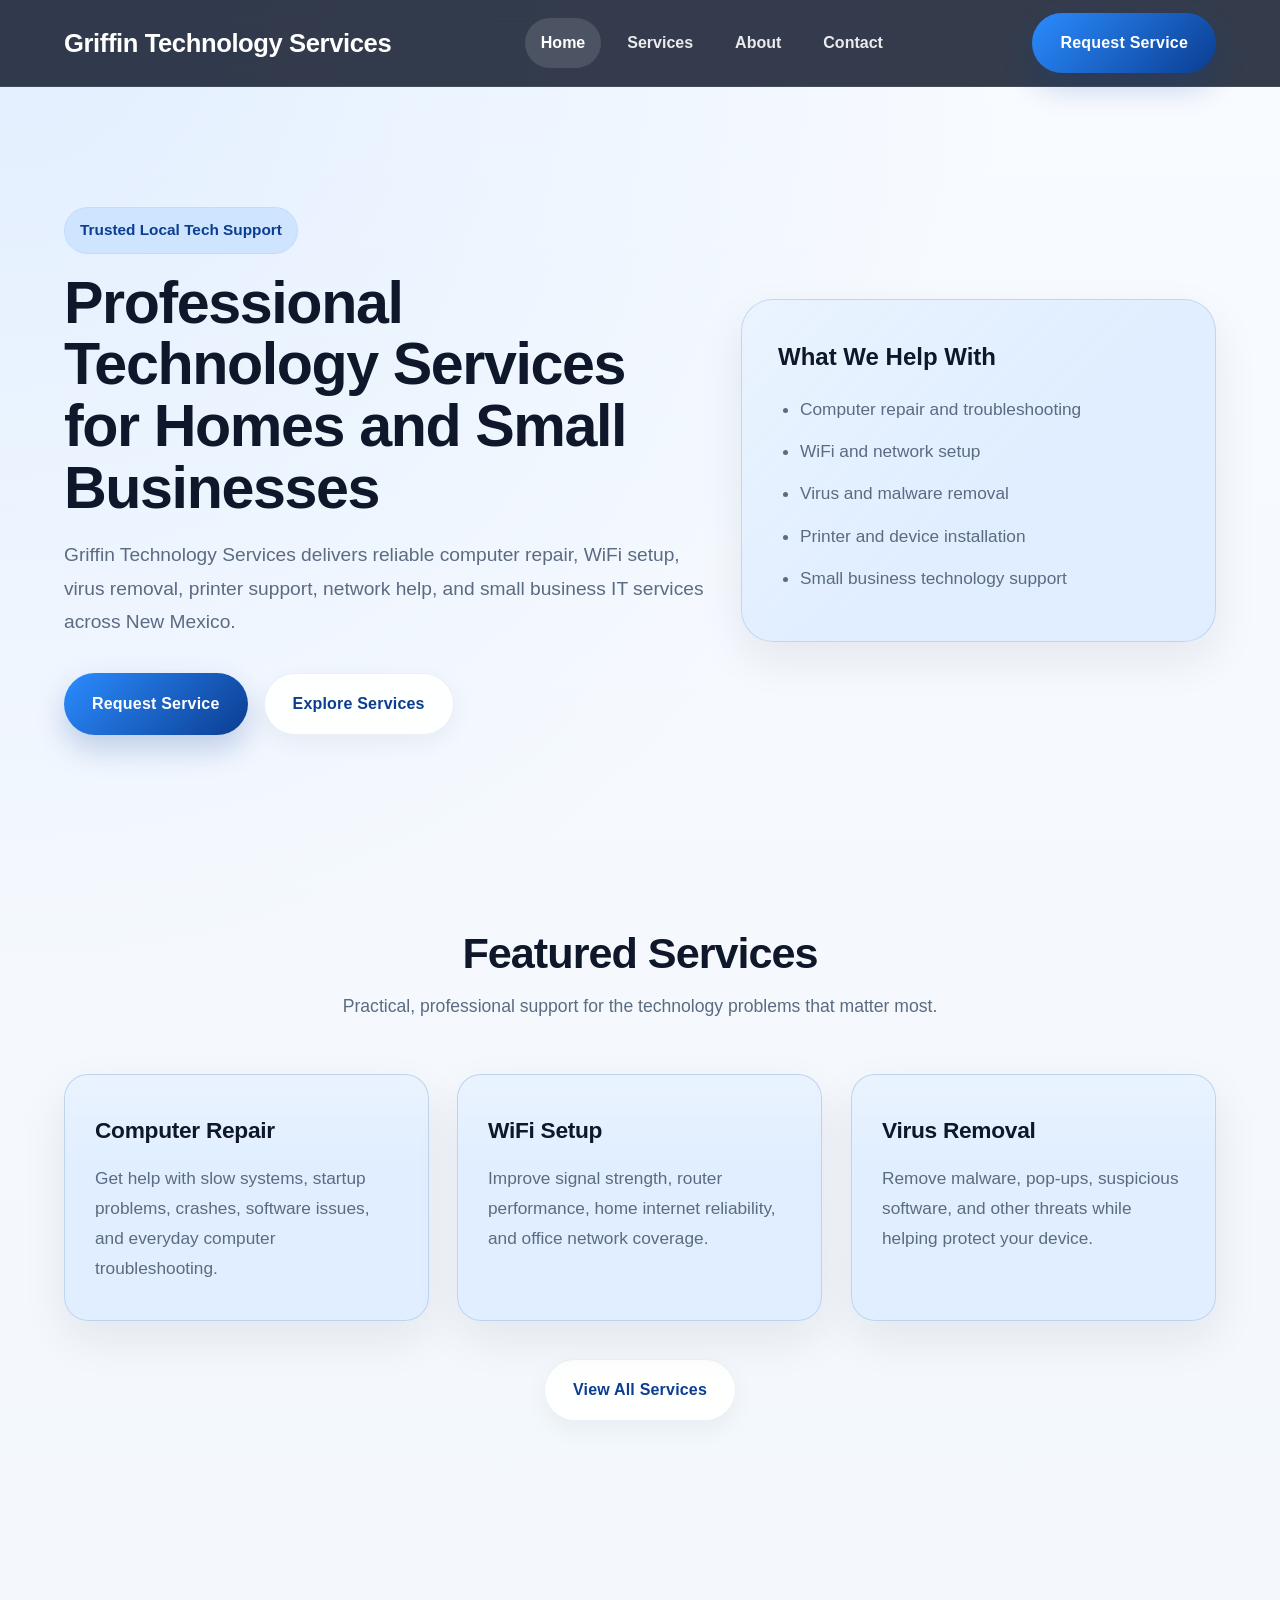
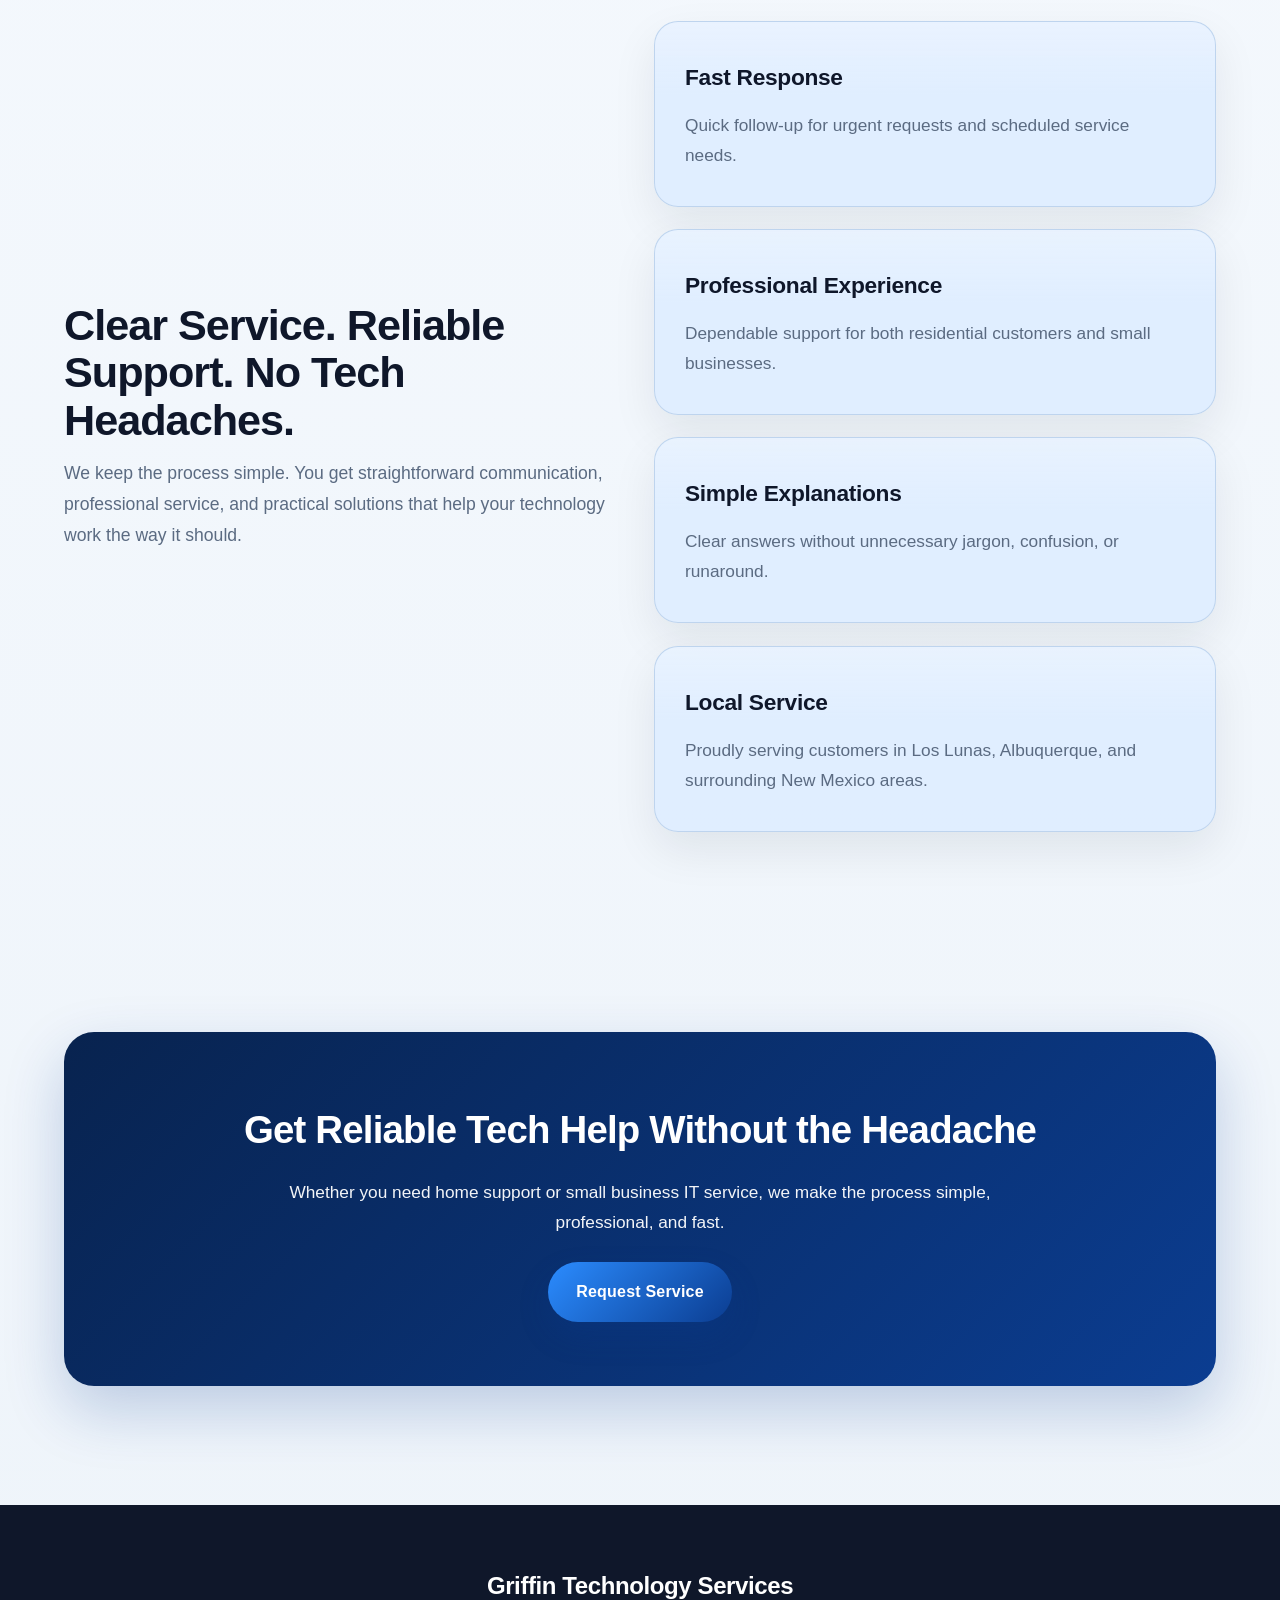
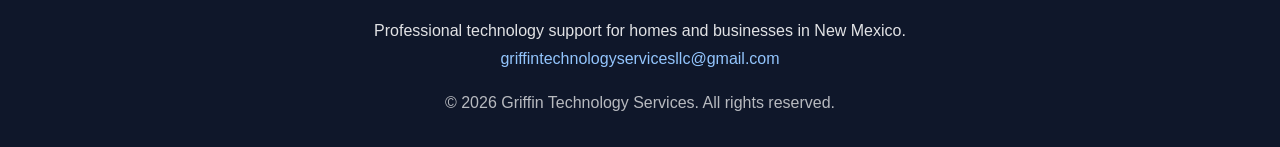
<file: index.html>
<!DOCTYPE html>
<html lang="en">
<head>
  <meta charset="UTF-8" />
  <meta name="viewport" content="width=device-width, initial-scale=1.0" />
  <title>Griffin Technology Services | Professional Tech Support in New Mexico</title>
  <meta
    name="description"
    content="Griffin Technology Services provides professional computer repair, WiFi setup, virus removal, printer support, and small business IT services in New Mexico."
  />
  <link rel="stylesheet" href="style.css" />
</head>
<body>

  <header class="site-header">
    <div class="container header-container">
      <a href="index.html" class="logo">Griffin Technology Services</a>

      <nav class="nav">
        <a href="index.html" class="active">Home</a>
        <a href="services.html">Services</a>
        <a href="about.html">About</a>
        <a href="contact.html">Contact</a>
      </nav>

      <a href="contact.html" class="header-cta">Request Service</a>
    </div>
  </header>

  <main>
    <section class="hero clean-hero">
      <div class="container hero-grid">
        <div class="hero-text">
          <span class="hero-badge">Trusted Local Tech Support</span>
          <h1>Professional Technology Services for Homes and Small Businesses</h1>
          <p>
            Griffin Technology Services delivers reliable computer repair, WiFi setup,
            virus removal, printer support, network help, and small business IT services
            across New Mexico.
          </p>

          <div class="hero-buttons">
            <a href="contact.html" class="button">Request Service</a>
            <a href="services.html" class="button secondary">Explore Services</a>
          </div>
        </div>

        <div class="hero-card">
          <h3>What We Help With</h3>
          <ul>
            <li>Computer repair and troubleshooting</li>
            <li>WiFi and network setup</li>
            <li>Virus and malware removal</li>
            <li>Printer and device installation</li>
            <li>Small business technology support</li>
          </ul>
        </div>
      </div>
    </section>

    <section class="quick-services">
      <div class="container">
        <div class="section-heading">
          <h2>Featured Services</h2>
          <p>
            Practical, professional support for the technology problems that matter most.
          </p>
        </div>

        <div class="services-grid compact">
          <div class="service-card">
            <h3>Computer Repair</h3>
            <p>
              Get help with slow systems, startup problems, crashes, software issues,
              and everyday computer troubleshooting.
            </p>
          </div>

          <div class="service-card">
            <h3>WiFi Setup</h3>
            <p>
              Improve signal strength, router performance, home internet reliability,
              and office network coverage.
            </p>
          </div>

          <div class="service-card">
            <h3>Virus Removal</h3>
            <p>
              Remove malware, pop-ups, suspicious software, and other threats while
              helping protect your device.
            </p>
          </div>
        </div>

        <div class="center-button">
          <a href="services.html" class="button secondary">View All Services</a>
        </div>
      </div>
    </section>

    <section class="trust-section">
      <div class="container trust-grid">
        <div class="trust-text">
          <h2>Clear Service. Reliable Support. No Tech Headaches.</h2>
          <p>
            We keep the process simple. You get straightforward communication,
            professional service, and practical solutions that help your technology
            work the way it should.
          </p>
        </div>

        <div class="trust-points">
          <div class="feature-card">
            <h3>Fast Response</h3>
            <p>
              Quick follow-up for urgent requests and scheduled service needs.
            </p>
          </div>

          <div class="feature-card">
            <h3>Professional Experience</h3>
            <p>
              Dependable support for both residential customers and small businesses.
            </p>
          </div>

          <div class="feature-card">
            <h3>Simple Explanations</h3>
            <p>
              Clear answers without unnecessary jargon, confusion, or runaround.
            </p>
          </div>

          <div class="feature-card">
            <h3>Local Service</h3>
            <p>
              Proudly serving customers in Los Lunas, Albuquerque, and surrounding New Mexico areas.
            </p>
          </div>
        </div>
      </div>
    </section>

    <section class="home-cta">
      <div class="container">
        <div class="cta-band">
          <h2>Get Reliable Tech Help Without the Headache</h2>
          <p>
            Whether you need home support or small business IT service, we make the process
            simple, professional, and fast.
          </p>
          <a href="contact.html" class="button">Request Service</a>
        </div>
      </div>
    </section>
  </main>

  <footer class="site-footer">
    <div class="container footer-container">
      <h3>Griffin Technology Services</h3>
      <p>Professional technology support for homes and businesses in New Mexico.</p>
      <p><a href="mailto:griffintechnologyservicesllc@gmail.com">griffintechnologyservicesllc@gmail.com</a></p>
      <p class="footer-copy">© 2026 Griffin Technology Services. All rights reserved.</p>
    </div>
  </footer>

</body>
</html>
</file>
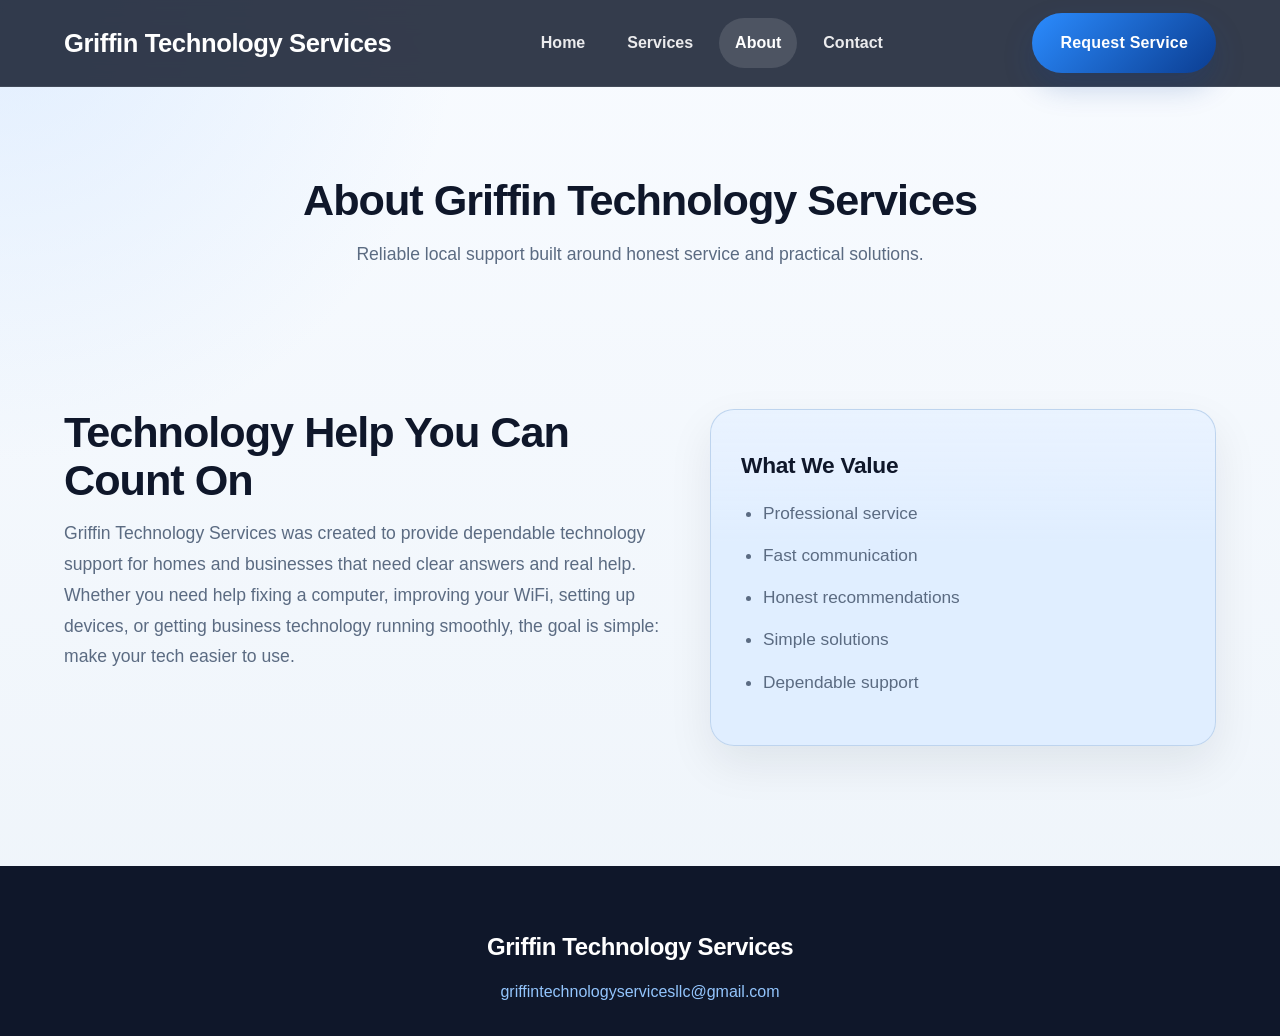
<file: about.html>
<!DOCTYPE html>
<html lang="en">
<head>
  <meta charset="UTF-8" />
  <meta name="viewport" content="width=device-width, initial-scale=1.0" />
  <title>About | Griffin Technology Services</title>
  <link rel="stylesheet" href="style.css" />
</head>
<body>

  <header class="site-header">
    <div class="container header-container">
      <a href="index.html" class="logo">Griffin Technology Services</a>
      <nav class="nav">
        <a href="index.html">Home</a>
        <a href="services.html">Services</a>
        <a href="about.html" class="active">About</a>
        <a href="contact.html">Contact</a>
      </nav>
      <a href="contact.html" class="header-cta">Request Service</a>
    </div>
  </header>

  <section class="page-hero">
    <div class="container">
      <h1>About Griffin Technology Services</h1>
      <p>Reliable local support built around honest service and practical solutions.</p>
    </div>
  </section>

  <section class="about-section">
    <div class="container about-grid">
      <div class="about-content">
        <h2>Technology Help You Can Count On</h2>
        <p>
          Griffin Technology Services was created to provide dependable technology support
          for homes and businesses that need clear answers and real help.
        </p>
        <p>
          Whether you need help fixing a computer, improving your WiFi, setting up devices,
          or getting business technology running smoothly, the goal is simple: make your tech easier to use.
        </p>
      </div>

      <div class="about-card">
        <h3>What We Value</h3>
        <ul>
          <li>Professional service</li>
          <li>Fast communication</li>
          <li>Honest recommendations</li>
          <li>Simple solutions</li>
          <li>Dependable support</li>
        </ul>
      </div>
    </div>
  </section>

  <footer class="site-footer">
    <div class="container footer-container">
      <h3>Griffin Technology Services</h3>
      <p><a href="mailto:griffintechnologyservicesllc@gmail.com">griffintechnologyservicesllc@gmail.com</a></p>
    </div>
  </footer>

</body>
</html>
</file>
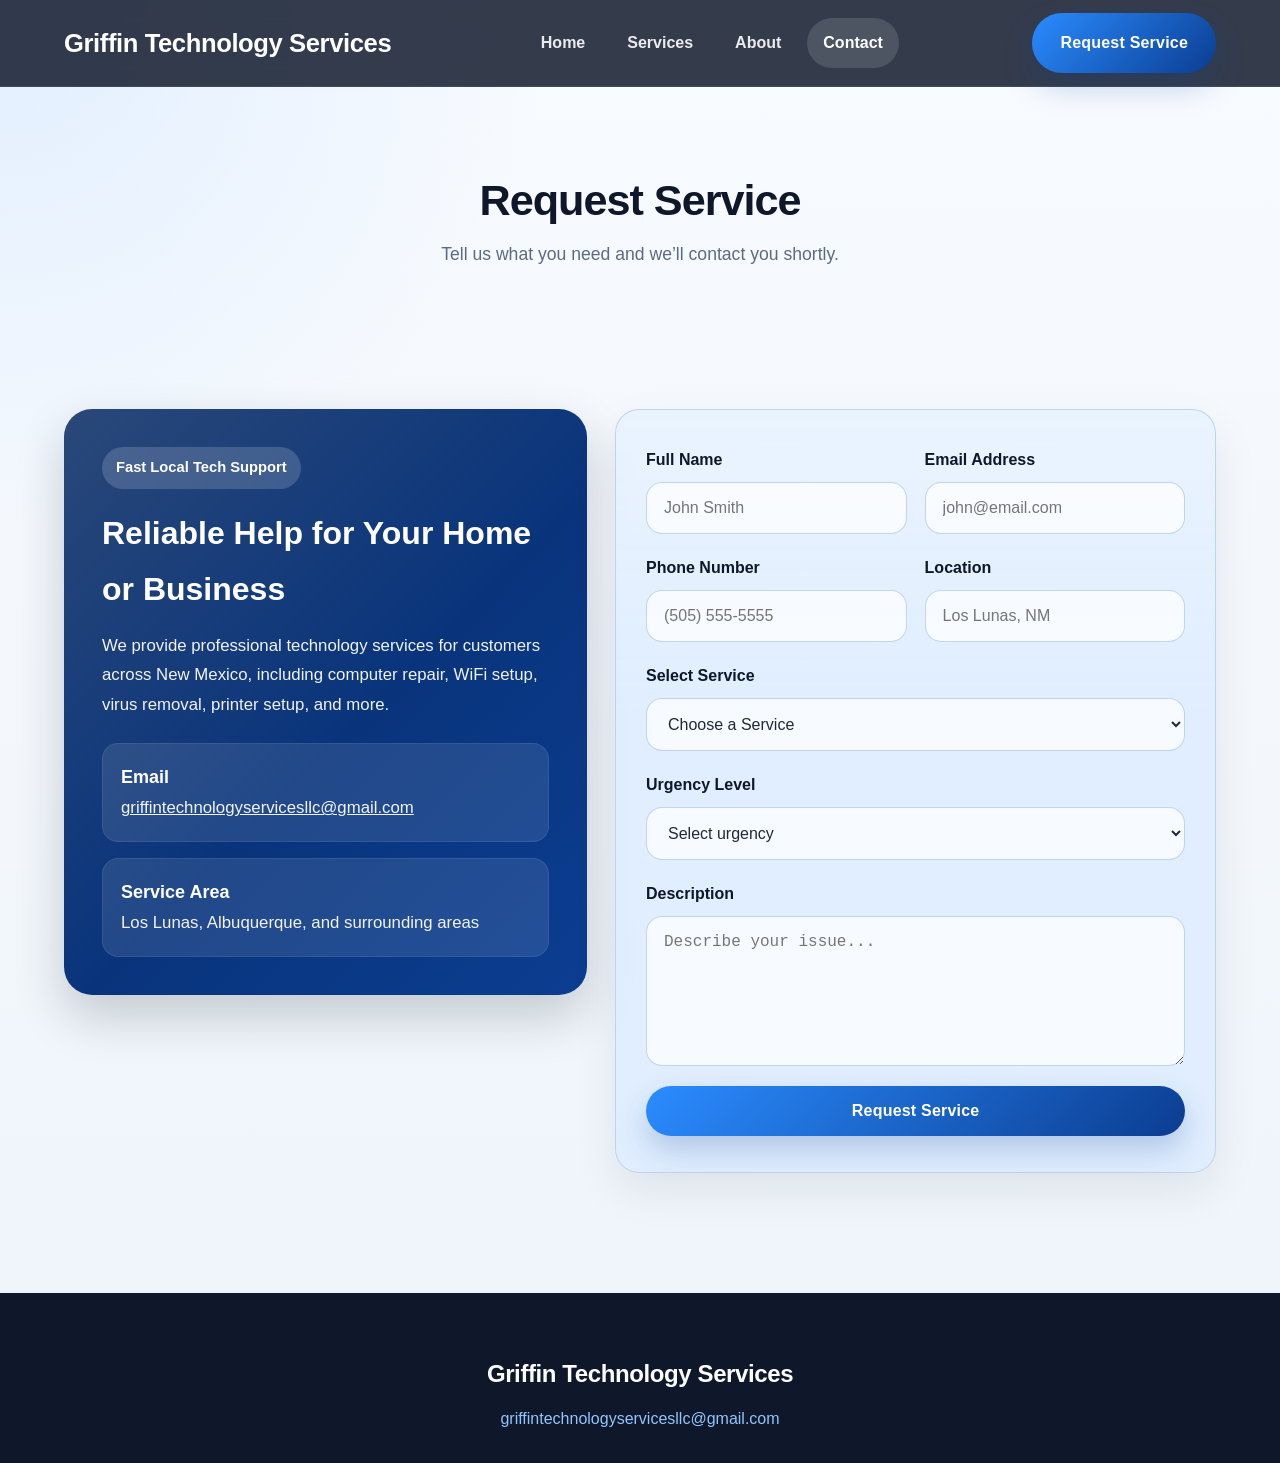
<file: contact.html>
<!DOCTYPE html>
<html lang="en">
<head>
  <meta charset="UTF-8" />
  <meta name="viewport" content="width=device-width, initial-scale=1.0" />
  <title>Contact | Griffin Technology Services</title>
  <link rel="stylesheet" href="style.css" />
</head>
<body>

  <header class="site-header">
    <div class="container header-container">
      <a href="index.html" class="logo">Griffin Technology Services</a>
      <nav class="nav">
        <a href="index.html">Home</a>
        <a href="services.html">Services</a>
        <a href="about.html">About</a>
        <a href="contact.html" class="active">Contact</a>
      </nav>
      <a href="contact.html" class="header-cta">Request Service</a>
    </div>
  </header>

  <section class="page-hero">
    <div class="container">
      <h1>Request Service</h1>
      <p>Tell us what you need and we’ll contact you shortly.</p>
    </div>
  </section>

  <section class="contact-section">
    <div class="container">
      <div class="contact-wrapper">
        <div class="contact-info-card">
          <span class="contact-badge">Fast Local Tech Support</span>
          <h3>Reliable Help for Your Home or Business</h3>
          <p>
            We provide professional technology services for customers across New Mexico,
            including computer repair, WiFi setup, virus removal, printer setup, and more.
          </p>

          <div class="contact-info-list">
            <div class="info-item">
              <strong>Email</strong>
              <p><a href="mailto:griffintechnologyservicesllc@gmail.com">griffintechnologyservicesllc@gmail.com</a></p>
            </div>

            <div class="info-item">
              <strong>Service Area</strong>
              <p>Los Lunas, Albuquerque, and surrounding areas</p>
            </div>
          </div>
        </div>

        <div class="contact-form-card">
          <form action="https://formsubmit.co/griffintechnologyservicesllc@gmail.com" method="POST">
            <div class="form-row">
              <div class="form-group">
                <label for="name">Full Name</label>
                <input id="name" type="text" name="name" placeholder="John Smith" required>
              </div>
              <div class="form-group">
                <label for="email">Email Address</label>
                <input id="email" type="email" name="email" placeholder="john@email.com" required>
              </div>
            </div>

            <div class="form-row">
              <div class="form-group">
                <label for="phone">Phone Number</label>
                <input id="phone" type="tel" name="phone" placeholder="(505) 555-5555" required>
              </div>
              <div class="form-group">
                <label for="location">Location</label>
                <input id="location" type="text" name="location" placeholder="Los Lunas, NM">
              </div>
            </div>

            <div class="form-group">
              <label for="service">Select Service</label>
              <select id="service" name="service" required>
                <option value="">Choose a Service</option>
                <option>Computer Repair</option>
                <option>WiFi Setup</option>
                <option>Virus Removal</option>
                <option>New Computer Setup</option>
                <option>Business IT Support</option>
                <option>Network Setup</option>
                <option>Printer Setup</option>
                <option>Security Camera Installation</option>
              </select>
            </div>

            <div class="form-group">
              <label for="urgency">Urgency Level</label>
              <select id="urgency" name="urgency">
                <option value="">Select urgency</option>
                <option>Same Day</option>
                <option>Within 24 Hours</option>
                <option>This Week</option>
                <option>Flexible</option>
              </select>
            </div>

            <div class="form-group">
              <label for="message">Description</label>
              <textarea id="message" name="message" placeholder="Describe your issue..." rows="6"></textarea>
            </div>

            <button class="submit-btn" type="submit">Request Service</button>

            <input type="hidden" name="_subject" value="New Service Request">
            <input type="hidden" name="_captcha" value="false">
            <input type="hidden" name="_template" value="table">
            <input type="hidden" name="_autoresponse" value="Thank you for contacting Griffin Technology Services. We will contact you shortly.">
          </form>
        </div>
      </div>
    </div>
  </section>

  <footer class="site-footer">
    <div class="container footer-container">
      <h3>Griffin Technology Services</h3>
      <p><a href="mailto:griffintechnologyservicesllc@gmail.com">griffintechnologyservicesllc@gmail.com</a></p>
    </div>
  </footer>

</body>
</html>
</file>
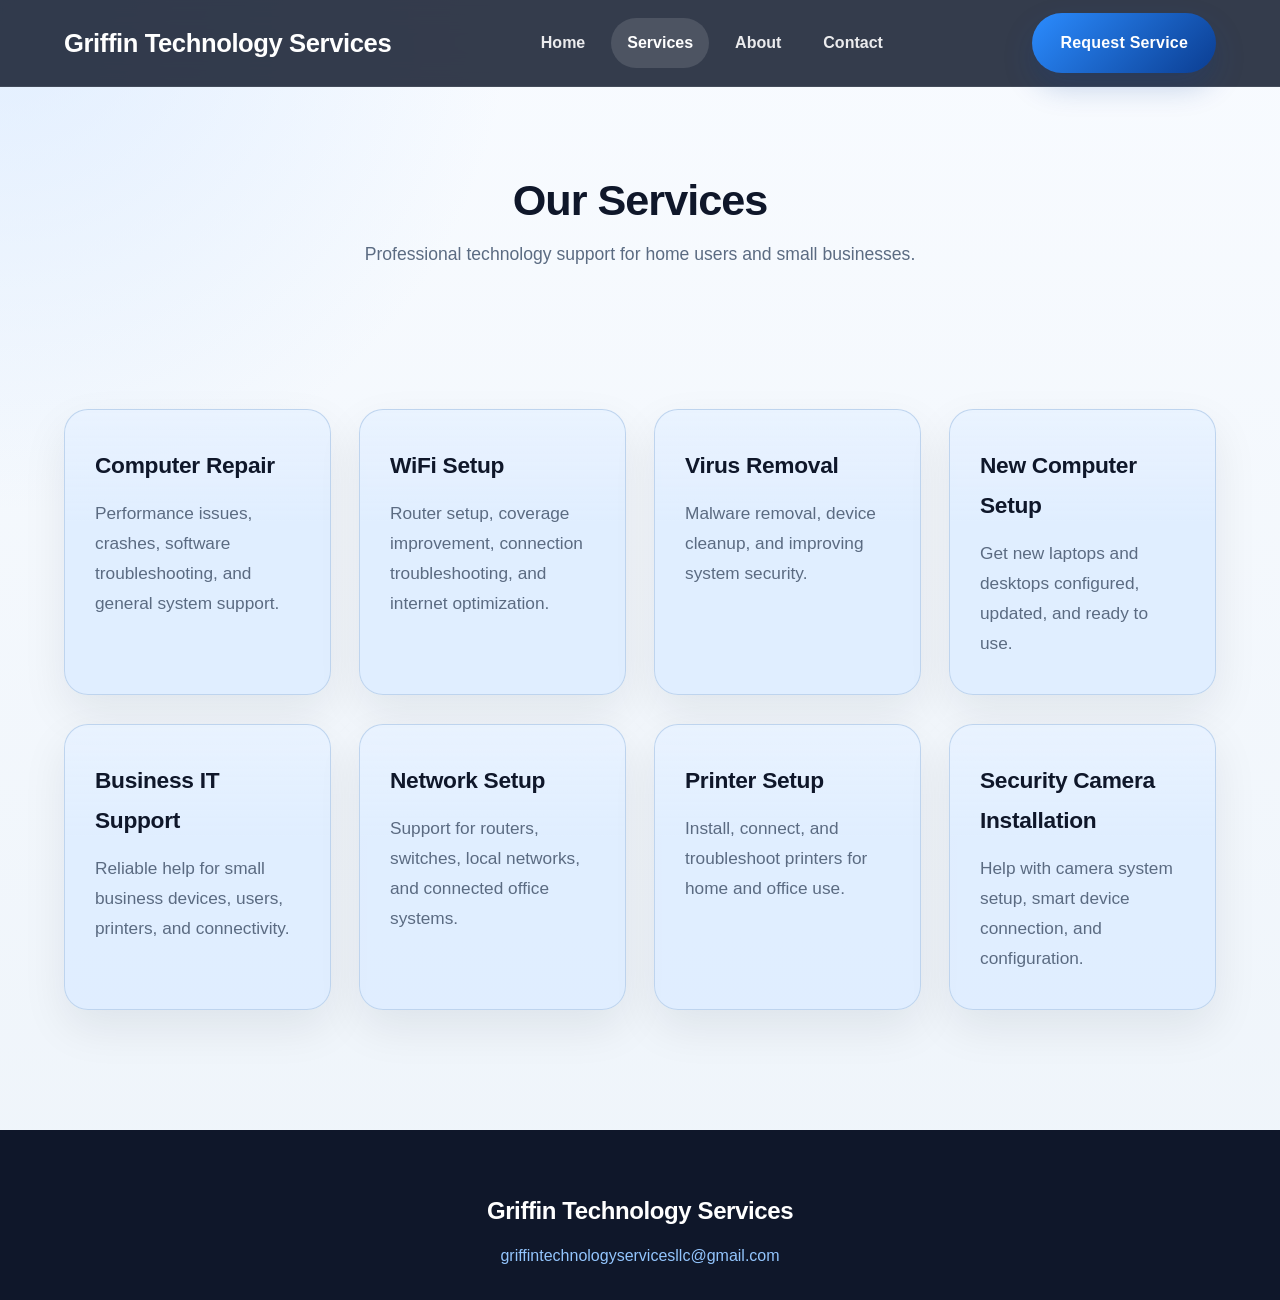
<file: services.html>
<!DOCTYPE html>
<html lang="en">
<head>
  <meta charset="UTF-8" />
  <meta name="viewport" content="width=device-width, initial-scale=1.0" />
  <title>Services | Griffin Technology Services</title>
  <link rel="stylesheet" href="style.css" />
</head>
<body>

  <header class="site-header">
    <div class="container header-container">
      <a href="index.html" class="logo">Griffin Technology Services</a>
      <nav class="nav">
        <a href="index.html">Home</a>
        <a href="services.html" class="active">Services</a>
        <a href="about.html">About</a>
        <a href="contact.html">Contact</a>
      </nav>
      <a href="contact.html" class="header-cta">Request Service</a>
    </div>
  </header>

  <section class="page-hero">
    <div class="container">
      <h1>Our Services</h1>
      <p>Professional technology support for home users and small businesses.</p>
    </div>
  </section>

  <section class="services-page-section">
    <div class="container">
      <div class="services-grid">
        <div class="service-card">
          <h3>Computer Repair</h3>
          <p>Performance issues, crashes, software troubleshooting, and general system support.</p>
        </div>
        <div class="service-card">
          <h3>WiFi Setup</h3>
          <p>Router setup, coverage improvement, connection troubleshooting, and internet optimization.</p>
        </div>
        <div class="service-card">
          <h3>Virus Removal</h3>
          <p>Malware removal, device cleanup, and improving system security.</p>
        </div>
        <div class="service-card">
          <h3>New Computer Setup</h3>
          <p>Get new laptops and desktops configured, updated, and ready to use.</p>
        </div>
        <div class="service-card">
          <h3>Business IT Support</h3>
          <p>Reliable help for small business devices, users, printers, and connectivity.</p>
        </div>
        <div class="service-card">
          <h3>Network Setup</h3>
          <p>Support for routers, switches, local networks, and connected office systems.</p>
        </div>
        <div class="service-card">
          <h3>Printer Setup</h3>
          <p>Install, connect, and troubleshoot printers for home and office use.</p>
        </div>
        <div class="service-card">
          <h3>Security Camera Installation</h3>
          <p>Help with camera system setup, smart device connection, and configuration.</p>
        </div>
      </div>
    </div>
  </section>

  <footer class="site-footer">
    <div class="container footer-container">
      <h3>Griffin Technology Services</h3>
      <p><a href="mailto:griffintechnologyservicesllc@gmail.com">griffintechnologyservicesllc@gmail.com</a></p>
    </div>
  </footer>

</body>
</html>
</file>
<file: style.css>
:root {
  --primary: #0b3d91;
  --primary-dark: #072a63;
  --accent: #2b8cff;
  --accent-soft: #cfe4ff;
  --dark: #0f172a;
  --dark-soft: #1e293b;
  --text: #1f2937;
  --text-light: #5b6b82;
  --white: #ffffff;
  --bg: #f3f8fe;
  --bg-soft: #edf5ff;
  --border: #bdd3ee;
  --box-blue: #dcecff;
  --box-blue-strong: #cfe4ff;
  --shadow-sm: 0 8px 24px rgba(15, 23, 42, 0.05);
  --shadow: 0 18px 45px rgba(15, 23, 42, 0.08);
  --shadow-hover: 0 24px 60px rgba(15, 23, 42, 0.12);
  --radius-sm: 16px;
  --radius: 24px;
  --radius-lg: 32px;
  --max-width: 1180px;
  --transition: all 0.28s ease;
}

* {
  margin: 0;
  padding: 0;
  box-sizing: border-box;
}

html {
  scroll-behavior: smooth;
}

body {
  font-family: Arial, Helvetica, sans-serif;
  background:
    radial-gradient(circle at top left, rgba(207, 228, 255, 0.55), transparent 28%),
    linear-gradient(to bottom, #f8fbff, #eef4fa);
  color: var(--text);
  line-height: 1.75;
  font-size: 18px;
}

img {
  max-width: 100%;
  display: block;
}

.container {
  width: 90%;
  max-width: var(--max-width);
  margin: 0 auto;
}

/* Header */
.site-header {
  position: sticky;
  top: 0;
  z-index: 1000;
  background: rgba(15, 23, 42, 0.84);
  backdrop-filter: blur(14px);
  border-bottom: 1px solid rgba(255,255,255,0.08);
}

.header-container {
  min-height: 86px;
  display: flex;
  align-items: center;
  justify-content: space-between;
  gap: 20px;
}

.logo {
  color: var(--white);
  text-decoration: none;
  font-size: 1.6rem;
  font-weight: 800;
  letter-spacing: -0.4px;
}

.nav {
  display: flex;
  align-items: center;
  gap: 10px;
}

.nav a {
  text-decoration: none;
  color: rgba(255,255,255,0.9);
  padding: 11px 16px;
  border-radius: 999px;
  font-weight: 600;
  font-size: 1rem;
  transition: var(--transition);
}

.nav a:hover,
.nav a.active {
  background: rgba(255,255,255,0.12);
  color: var(--white);
}

.header-cta,
.button,
.submit-btn {
  display: inline-flex;
  align-items: center;
  justify-content: center;
  text-decoration: none;
  border: none;
  cursor: pointer;
  background: linear-gradient(135deg, var(--accent), var(--primary));
  color: var(--white);
  padding: 16px 28px;
  border-radius: 999px;
  font-weight: 700;
  font-size: 1rem;
  letter-spacing: 0.2px;
  box-shadow: 0 14px 30px rgba(11, 61, 145, 0.22);
  transition: var(--transition);
}

.header-cta:hover,
.button:hover,
.submit-btn:hover {
  transform: translateY(-3px);
  box-shadow: 0 18px 36px rgba(11, 61, 145, 0.3);
}

.button.secondary {
  background: rgba(255,255,255,0.92);
  color: var(--primary);
  border: 1px solid rgba(11, 61, 145, 0.08);
  box-shadow: var(--shadow-sm);
}

.button.secondary:hover {
  background: var(--white);
}

/* Hero */
.hero {
  padding: 120px 0 95px;
}

.clean-hero {
  background: transparent;
}

.hero-grid {
  display: grid;
  grid-template-columns: 1.15fr 0.85fr;
  gap: 34px;
  align-items: center;
}

.hero-text h1 {
  font-size: 3.7rem;
  line-height: 1.04;
  color: var(--dark);
  margin-bottom: 20px;
  letter-spacing: -1.4px;
  max-width: 760px;
}

.hero-text p {
  font-size: 1.2rem;
  color: var(--text-light);
  max-width: 680px;
}

.hero-badge {
  display: inline-block;
  margin-bottom: 18px;
  padding: 10px 16px;
  border-radius: 999px;
  background: var(--accent-soft);
  color: var(--primary);
  font-weight: 700;
  font-size: 0.96rem;
  box-shadow: inset 0 0 0 1px rgba(11, 61, 145, 0.05);
}

.hero-buttons {
  display: flex;
  gap: 16px;
  flex-wrap: wrap;
  margin-top: 34px;
}

.hero-card {
  background: rgba(220, 236, 255, 0.85);
  border: 1px solid rgba(189, 211, 238, 0.9);
  border-radius: var(--radius-lg);
  padding: 36px;
  box-shadow: var(--shadow);
  position: relative;
  overflow: hidden;
}

.hero-card::before {
  content: "";
  position: absolute;
  inset: 0;
  background: linear-gradient(135deg, rgba(255,255,255,0.35), transparent 55%);
  pointer-events: none;
}

.hero-card h3 {
  margin-bottom: 16px;
  color: var(--dark);
  font-size: 1.5rem;
  position: relative;
  z-index: 1;
}

.hero-card ul {
  padding-left: 22px;
  color: var(--text-light);
  font-size: 1.08rem;
  position: relative;
  z-index: 1;
}

.hero-card li {
  margin-bottom: 12px;
}

/* General section styling */
.section-heading {
  text-align: center;
  max-width: 780px;
  margin: 0 auto 52px;
}

.section-heading h2,
.page-hero h1,
.contact-header h2,
.about-content h2,
.trust-text h2 {
  color: var(--dark);
  font-size: 2.7rem;
  line-height: 1.1;
  margin-bottom: 14px;
  letter-spacing: -1px;
}

.section-heading p,
.page-hero p,
.contact-header .subtitle,
.about-content p,
.trust-text p {
  color: var(--text-light);
  font-size: 1.1rem;
}

.quick-services,
.trust-section,
.about-section,
.contact-section,
.services-page-section,
.home-cta {
  padding: 100px 0;
}

.services-grid,
.trust-grid,
.about-grid,
.contact-wrapper {
  display: grid;
  gap: 28px;
}

.services-grid {
  grid-template-columns: repeat(auto-fit, minmax(260px, 1fr));
}

.services-grid.compact {
  grid-template-columns: repeat(auto-fit, minmax(280px, 1fr));
}

/* Cards */
.service-card,
.feature-card,
.about-card,
.contact-form-card {
  background: rgba(220, 236, 255, 0.82);
  border-radius: var(--radius);
  padding: 36px 30px;
  box-shadow: var(--shadow);
  border: 1px solid rgba(189, 211, 238, 0.95);
  transition: var(--transition);
  position: relative;
}

.service-card::before,
.feature-card::before,
.about-card::before,
.contact-form-card::before {
  content: "";
  position: absolute;
  inset: 0;
  border-radius: inherit;
  background: linear-gradient(180deg, rgba(255,255,255,0.3), transparent 40%);
  pointer-events: none;
}

.service-card:hover,
.feature-card:hover,
.about-card:hover,
.hero-card:hover {
  transform: translateY(-7px);
  box-shadow: var(--shadow-hover);
  background: rgba(207, 228, 255, 0.95);
}

.service-card h3,
.feature-card h3,
.about-card h3 {
  color: var(--dark);
  margin-bottom: 12px;
  font-size: 1.42rem;
  letter-spacing: -0.3px;
  position: relative;
  z-index: 1;
}

.service-card p,
.feature-card p,
.about-card li {
  color: var(--text-light);
  font-size: 1.08rem;
  position: relative;
  z-index: 1;
}

.center-button {
  text-align: center;
  margin-top: 38px;
}

.trust-grid {
  grid-template-columns: 1fr 1fr;
  align-items: center;
}

.trust-points {
  display: grid;
  gap: 22px;
}

/* CTA band */
.cta-band {
  background: linear-gradient(135deg, #08234f, #0b3d91);
  color: var(--white);
  text-align: center;
  padding: 64px 30px;
  border-radius: 30px;
  box-shadow: 0 24px 60px rgba(11, 61, 145, 0.22);
}

.cta-band h2 {
  margin-bottom: 14px;
  font-size: 2.4rem;
  letter-spacing: -0.8px;
}

.cta-band p {
  max-width: 720px;
  margin: 0 auto 24px;
  opacity: 0.95;
  font-size: 1.08rem;
}

/* About */
.about-grid {
  grid-template-columns: 1.1fr 0.9fr;
  align-items: start;
}

.about-card ul {
  padding-left: 22px;
}

.about-card li {
  margin-bottom: 12px;
}

/* Page hero */
.page-hero {
  padding: 90px 0 40px;
  text-align: center;
}

/* Contact */
.contact-wrapper {
  grid-template-columns: 1fr 1.15fr;
  align-items: start;
}

.contact-info-card {
  background: linear-gradient(135deg, var(--primary-dark), var(--primary));
  color: var(--white);
  padding: 38px;
  border-radius: 28px;
  box-shadow: 0 22px 50px rgba(15, 23, 42, 0.2);
  position: relative;
  overflow: hidden;
}

.contact-info-card::before {
  content: "";
  position: absolute;
  inset: 0;
  background: linear-gradient(135deg, rgba(255,255,255,0.14), transparent 55%);
  pointer-events: none;
}

.contact-badge {
  display: inline-block;
  margin-bottom: 16px;
  padding: 8px 14px;
  border-radius: 999px;
  background: rgba(255,255,255,0.16);
  font-size: 0.92rem;
  font-weight: 700;
  position: relative;
  z-index: 1;
}

.contact-info-card h3 {
  font-size: 2rem;
  margin-bottom: 14px;
  position: relative;
  z-index: 1;
}

.contact-info-card p,
.info-item p,
.info-item a {
  color: rgba(255,255,255,0.94);
  font-size: 1.05rem;
  position: relative;
  z-index: 1;
}

.contact-info-list {
  display: grid;
  gap: 16px;
  margin-top: 24px;
  position: relative;
  z-index: 1;
}

.info-item {
  background: rgba(255,255,255,0.1);
  padding: 18px;
  border-radius: 16px;
  border: 1px solid rgba(255,255,255,0.08);
}

.contact-form-card form {
  display: flex;
  flex-direction: column;
  gap: 20px;
  position: relative;
  z-index: 1;
}

.form-row {
  display: grid;
  grid-template-columns: 1fr 1fr;
  gap: 18px;
}

.form-group {
  display: flex;
  flex-direction: column;
}

.form-group label {
  margin-bottom: 8px;
  font-weight: 700;
  color: var(--dark);
  font-size: 1rem;
}

.contact-form-card input,
.contact-form-card select,
.contact-form-card textarea {
  width: 100%;
  padding: 16px 17px;
  border-radius: 16px;
  border: 1.5px solid rgba(189, 211, 238, 0.95);
  background: rgba(255,255,255,0.72);
  font-size: 1rem;
  color: var(--text);
  transition: var(--transition);
}

.contact-form-card input:focus,
.contact-form-card select:focus,
.contact-form-card textarea:focus {
  outline: none;
  border-color: var(--accent);
  background: var(--white);
  box-shadow: 0 0 0 5px rgba(30, 144, 255, 0.12);
}

.contact-form-card textarea {
  min-height: 150px;
  resize: vertical;
}

/* Footer */
.site-footer {
  background: var(--dark);
  color: rgba(255,255,255,0.88);
  padding: 60px 0 30px;
  margin-top: 20px;
}

.footer-container {
  text-align: center;
}

.site-footer h3 {
  color: var(--white);
  margin-bottom: 10px;
  font-size: 1.5rem;
  letter-spacing: -0.4px;
}

.site-footer p,
.site-footer a {
  font-size: 1rem;
}

.site-footer a {
  color: #93c5fd;
  text-decoration: none;
}

.site-footer a:hover {
  text-decoration: underline;
}

.footer-copy {
  margin-top: 16px;
  font-size: 0.95rem;
  opacity: 0.8;
}

/* Premium details */
.service-card,
.feature-card,
.about-card,
.hero-card,
.contact-form-card,
.contact-info-card,
.cta-band {
  will-change: transform;
}

/* Responsive */
@media (max-width: 980px) {
  .hero-grid,
  .trust-grid,
  .about-grid,
  .contact-wrapper {
    grid-template-columns: 1fr;
  }

  .header-container {
    flex-wrap: wrap;
    justify-content: center;
    padding: 14px 0;
  }

  .hero {
    padding-top: 95px;
  }

  .hero-text h1 {
    font-size: 3rem;
  }
}

@media (max-width: 768px) {
  body {
    font-size: 17px;
  }

  .nav {
    flex-wrap: wrap;
    justify-content: center;
  }

  .hero {
    padding: 80px 0 70px;
  }

  .hero-text h1 {
    font-size: 2.4rem;
  }

  .section-heading h2,
  .page-hero h1,
  .contact-header h2,
  .about-content h2,
  .trust-text h2,
  .cta-band h2 {
    font-size: 2.1rem;
  }

  .form-row {
    grid-template-columns: 1fr;
  }

  .header-cta {
    width: 100%;
    text-align: center;
  }

  .hero-card,
  .service-card,
  .feature-card,
  .about-card,
  .contact-form-card,
  .contact-info-card {
    padding: 28px 22px;
  }
}
</file>
